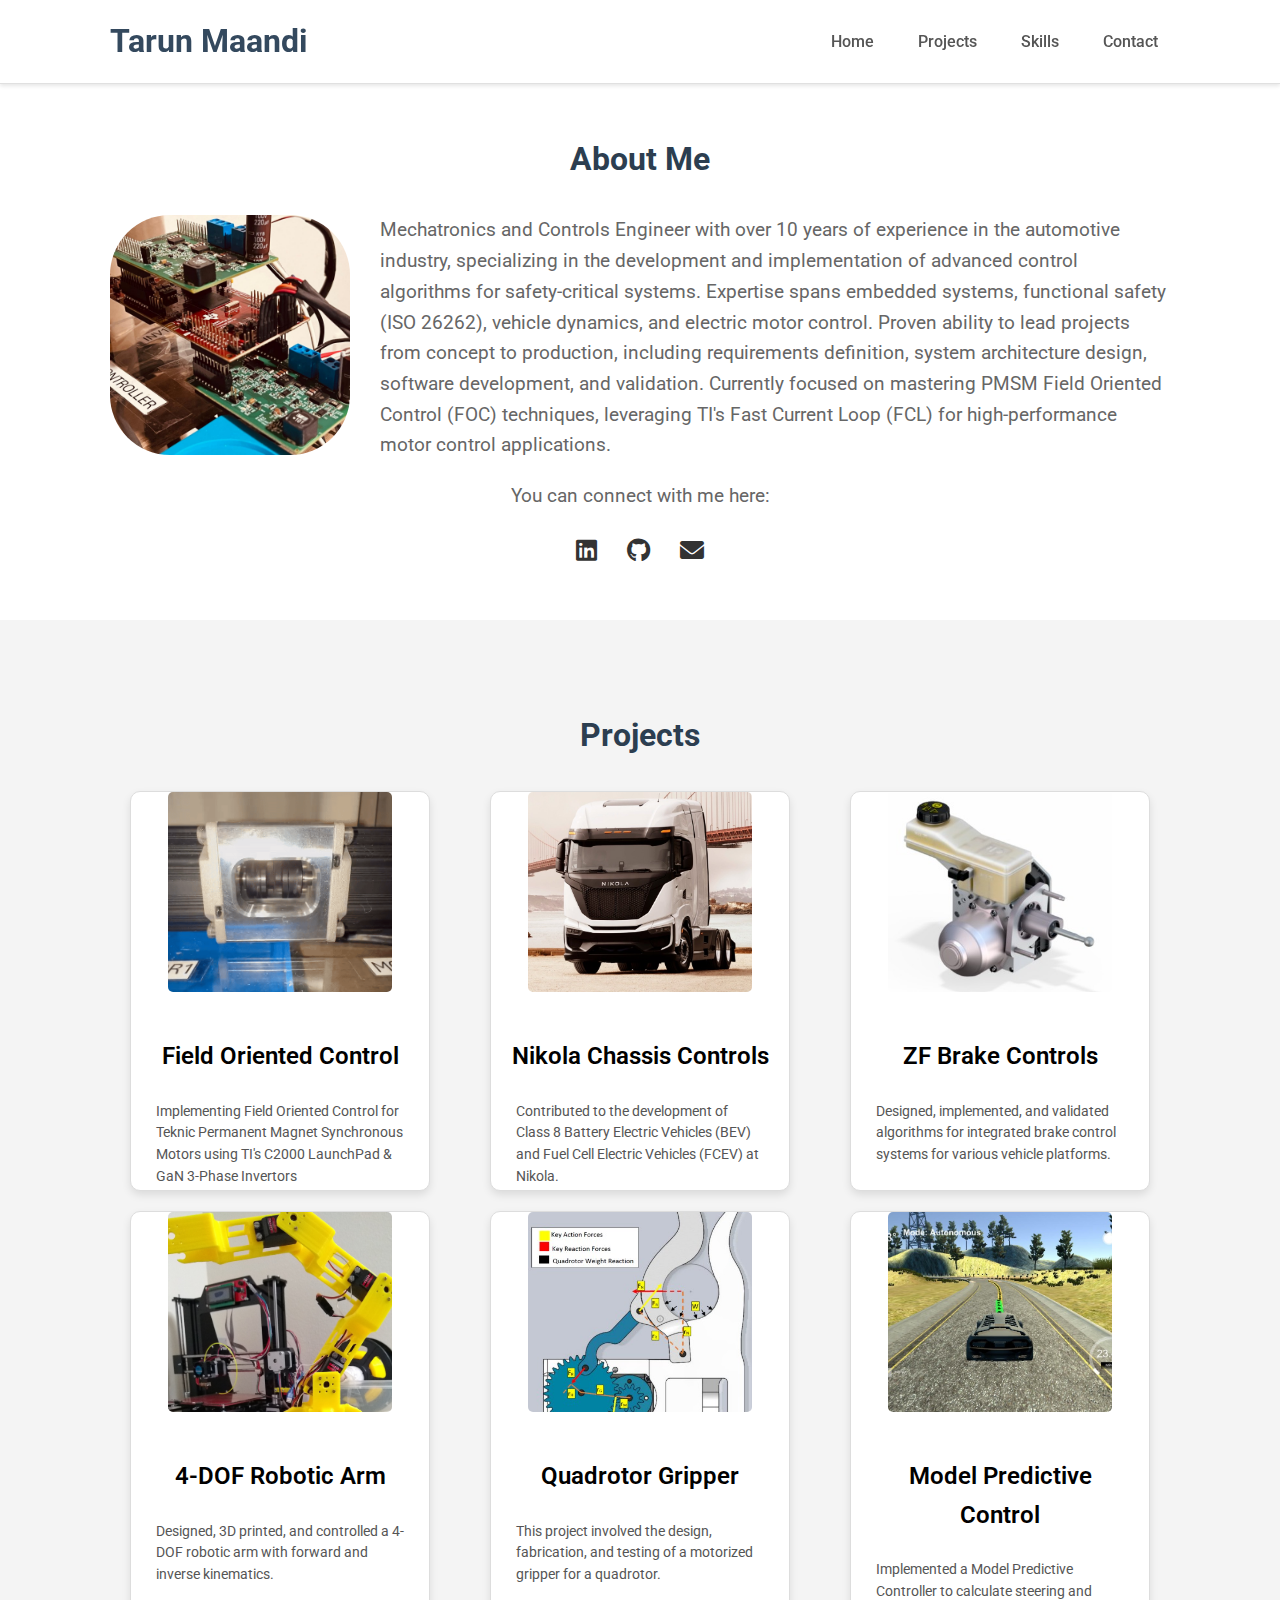
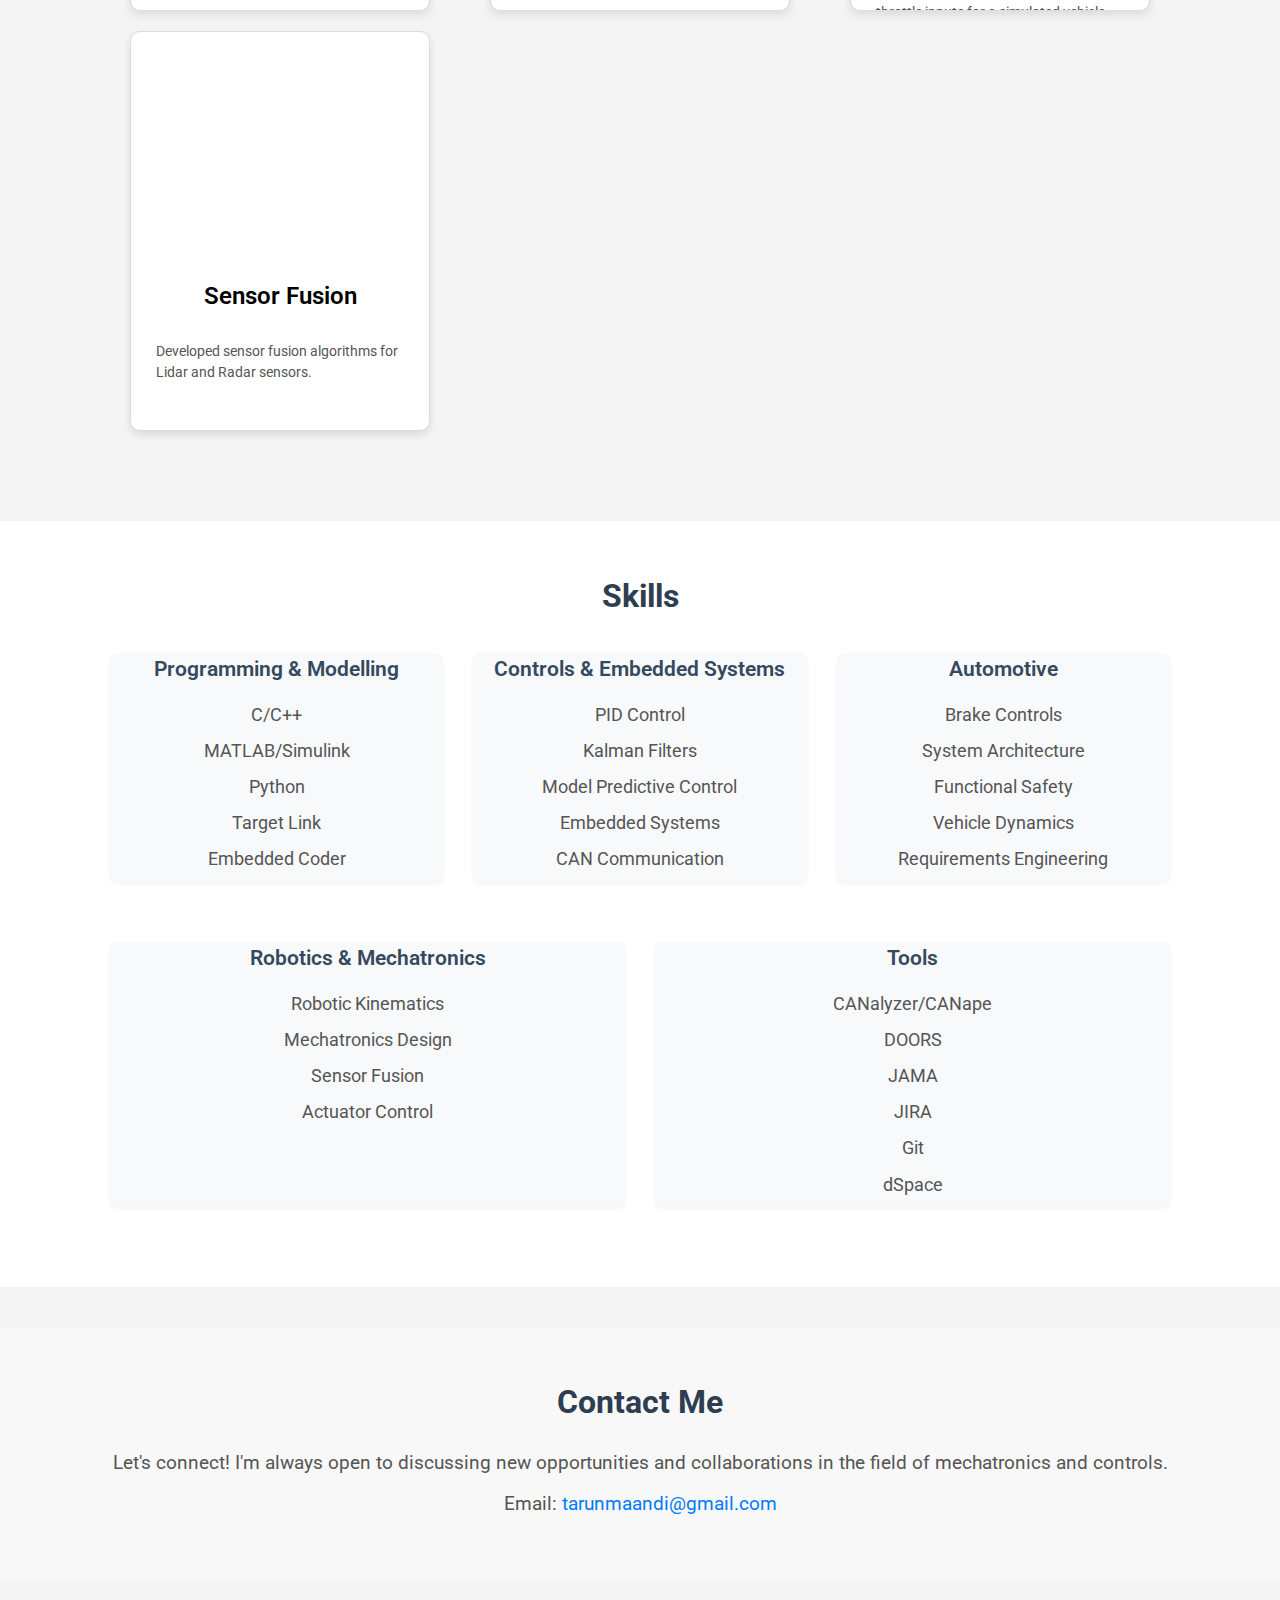
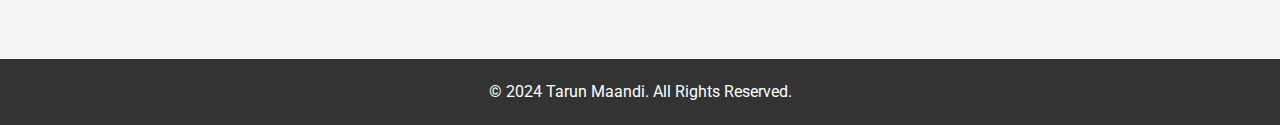
<file: index.html>
<!DOCTYPE html>
<html lang="en">
<head>
      <!-- Google tag (gtag.js) -->
    <script async src="https://www.googletagmanager.com/gtag/js?id=G-250S3YSPQ2"></script>
    <script>
      window.dataLayer = window.dataLayer || [];
      function gtag(){dataLayer.push(arguments);}
      gtag('js', new Date());

      gtag('config', 'G-250S3YSPQ2');
    </script>
    <meta charset="UTF-8">
    <meta name="viewport" content="width=device-width, initial-scale=1.0">
    <title>Tarun Maandi - Portfolio</title>
    <link rel="stylesheet" href="style.css">
    <link rel="stylesheet" href="https://cdnjs.cloudflare.com/ajax/libs/font-awesome/6.0.0/css/all.min.css" integrity="sha512-9usAa10IRO0HhonpyAIVpjrylPvoDwiPUiKdWk5t3PyolY1cOd4DSE0Ga+ri4AuTroPR5aQvXU9xC6qOPnzFeg==" crossorigin="anonymous" referrerpolicy="no-referrer" />
    <link href="https://fonts.googleapis.com/css2?family=Roboto:wght@400;500;700&display=swap" rel="stylesheet">
</head>
<body>
    <header>
        <div class="container">
          <h1>Tarun Maandi</h1>
            <nav>
                <ul>
                    <li><a href="index.html">Home</a></li>
                    <li>
                       <a href="#">Projects</a>
                       <ul class="dropdown">
                         <li><a href="pmsm-foc.html">PMSM Field Oriented Control</a></li>
                         <li><a href="nikola-project.html">Nikola Chassis Controls</a></li>
                         <li><a href="zf-brake-controls.html">ZF Brake Controls</a></li>
                         <li><a href="robotic-arm.html">4-DOF Robotic Arm</a></li>
                         <li><a href="quadrotor-gripper.html">Quadrotor Gripper Design</a></li>
                         <li><a href="mpc-project.html">Model Predictive Control</a></li>
                         <li><a href="sensor-fusion.html">Sensor Fusion</a></li>
                       </ul>
                   </li>
                    <li><a href="#skills">Skills</a></li>
                    <li><a href="#contact">Contact</a></li>
                </ul>
            </nav>
        </div>
    </header>

    <section id="about" class="about">
      <div class="container">
          <h2>About Me</h2>
          <img src="setupFOC2.jpg" alt="TI Launchpad with 3PHGANINV" class="profile-pic">
          <p style="text-align: left;">Mechatronics and Controls Engineer with over 10 years of experience in the automotive industry, specializing in the development and implementation of advanced control algorithms for safety-critical systems. Expertise spans embedded systems, functional safety (ISO 26262), vehicle dynamics, and electric motor control. Proven ability to lead projects from concept to production, including requirements definition, system architecture design, software development, and validation. Currently focused on mastering PMSM Field Oriented Control (FOC) techniques, leveraging TI's Fast Current Loop (FCL) for high-performance motor control applications.</p>
          <p>You can connect with me here:</p>
          <div class="social-icons">
              <a href="https://linkedin.com/in/tmaandi" target="_blank"><i class="fab fa-linkedin"></i></a>
              <a href="https://github.com/tmaandi" target="_blank"><i class="fab fa-github"></i></a>
              <a href="mailto:tarunmaandi@gmail.com"><i class="fa fa-envelope"></i></a>
          </div>
           </div>
  </section>

    <section id="projects" class="projects">
        <div class="container">
            <h2>Projects</h2>
            <div class="project-list">

                <!-- Project 1 -->
                <div class="project-card">
                    <a href="pmsm-foc.html">
                         <div class="image-container">
                          <img src="build_level4_dual_motor.gif" alt="PMSM Motor Control Setup 2">
                          </div>
                        <h3>Field Oriented Control</h3>
                         <div class="description-container">
                            <p>Implementing Field Oriented Control for Teknic Permanent Magnet Synchronous Motors using TI's C2000 LaunchPad & GaN 3-Phase Invertors</p>
                          </div>
                    </a>
                </div>

                 <!-- Project 2 -->
                 <div class="project-card">
                    <a href="nikola-project.html">
                        <div class="image-container">
                            <img src="nikolaproject.jpg" alt="Nikola Class 8 Truck - Chassis Controls Project">
                        </div>
                        <h3>Nikola Chassis Controls</h3>
                        <div class="description-container">
                          <p>Contributed to the development of Class 8 Battery Electric Vehicles (BEV) and Fuel Cell Electric Vehicles (FCEV) at Nikola.</p>
                         </div>
                    </a>
                </div>

                <!-- Project 3 -->
                <div class="project-card">
                    <a href="zf-brake-controls.html">
                         <div class="image-container">
                           <img src="brakecontrolsproject.jpg" alt="ZF IBC Brake Control Project">
                        </div>
                        <h3>ZF Brake Controls</h3>
                        <div class="description-container">
                        <p>Designed, implemented, and validated algorithms for integrated brake control systems for various vehicle platforms.</p>
                         </div>
                    </a>
                </div>

                <!-- Project 4 -->
                <div class="project-card">
                    <a href="robotic-arm.html">
                         <div class="image-container">
                           <img src="roboticsproject.jpg" alt="4-DOF Robotic Arm - Kinematics and Control">
                        </div>
                        <h3>4-DOF Robotic Arm</h3>
                         <div class="description-container">
                          <p>Designed, 3D printed, and controlled a 4-DOF robotic arm with forward and inverse kinematics.</p>
                         </div>
                    </a>
                </div>

                <!-- Project 5 -->
                <div class="project-card">
                    <a href="quadrotor-gripper.html">
                          <div class="image-container">
                            <img src="quadrotorgripperproject2.jpg" alt="Quadrotor Gripper 2">
                           </div>
                        <h3>Quadrotor Gripper</h3>
                        <div class="description-container">
                            <p>This project involved the design, fabrication, and testing of a motorized gripper for a quadrotor.</p>
                         </div>
                    </a>
                </div>

                <!-- Project 6 -->
                <div class="project-card">
                    <a href="mpc-project.html">
                         <div class="image-container">
                           <img src="mpcproject.jpg" alt="Model Predictive Control Placeholder">
                          </div>
                        <h3>Model Predictive Control</h3>
                         <div class="description-container">
                         <p>Implemented a Model Predictive Controller to calculate steering and throttle inputs for a simulated vehicle.</p>
                         </div>
                    </a>
                </div>

                <!-- Project 7 -->
                <div class="project-card">
                    <a href="sensor-fusion.html">
                        <div class="image-container">
                           </div>
                        <h3>Sensor Fusion</h3>
                         <div class="description-container">
                            <p>Developed sensor fusion algorithms for Lidar and Radar sensors.</p>
                          </div>
                    </a>
                </div>
            </div>
        </div>
    </section>

    <section id="skills" class="skills">
        <div class="container">
            <h2>Skills</h2>
            <div class="skill-list">
                <div class="skill-category">
                  <h3>Programming & Modelling</h3>
                     <ul>
                       <li>C/C++</li>
                       <li>MATLAB/Simulink</li>
                       <li>Python</li>
                       <li>Target Link</li>
                       <li>Embedded Coder</li>
                    </ul>
                 </div>
                 <div class="skill-category">
                   <h3>Controls & Embedded Systems</h3>
                      <ul>
                        <li>PID Control</li>
                        <li>Kalman Filters</li>
                        <li>Model Predictive Control</li>
                        <li>Embedded Systems</li>
                        <li>CAN Communication</li>
                       </ul>
                 </div>
                 <div class="skill-category">
                   <h3>Automotive</h3>
                       <ul>
                         <li>Brake Controls</li>
                         <li>System Architecture</li>
                         <li>Functional Safety</li>
                         <li>Vehicle Dynamics</li>
                         <li>Requirements Engineering</li>
                      </ul>
                 </div>
                 <div class="skill-category">
                   <h3>Robotics & Mechatronics</h3>
                      <ul>
                        <li>Robotic Kinematics</li>
                        <li>Mechatronics Design</li>
                        <li>Sensor Fusion</li>
                        <li>Actuator Control</li>
                       </ul>
                  </div>
                 <div class="skill-category">
                   <h3>Tools</h3>
                       <ul>
                         <li>CANalyzer/CANape</li>
                         <li>DOORS</li>
                         <li> JAMA </li>
                         <li>JIRA</li>
                         <li>Git</li>
                         <li>dSpace</li>
                      </ul>
                </div>
               </div>
        </div>
    </section>

    <section id="contact" class="contact">
        <div class="container">
            <h2>Contact Me</h2>
           <p>Let's connect! I'm always open to discussing new opportunities and collaborations in the field of mechatronics and controls.</p>
            <p>Email: <a href="mailto:tarunmaandi@gmail.com">tarunmaandi@gmail.com</a></p>
        </div>
    </section>

    <footer>
      <p>© 2024 Tarun Maandi. All Rights Reserved.</p>
    </footer>

</body>
</html>
</file>
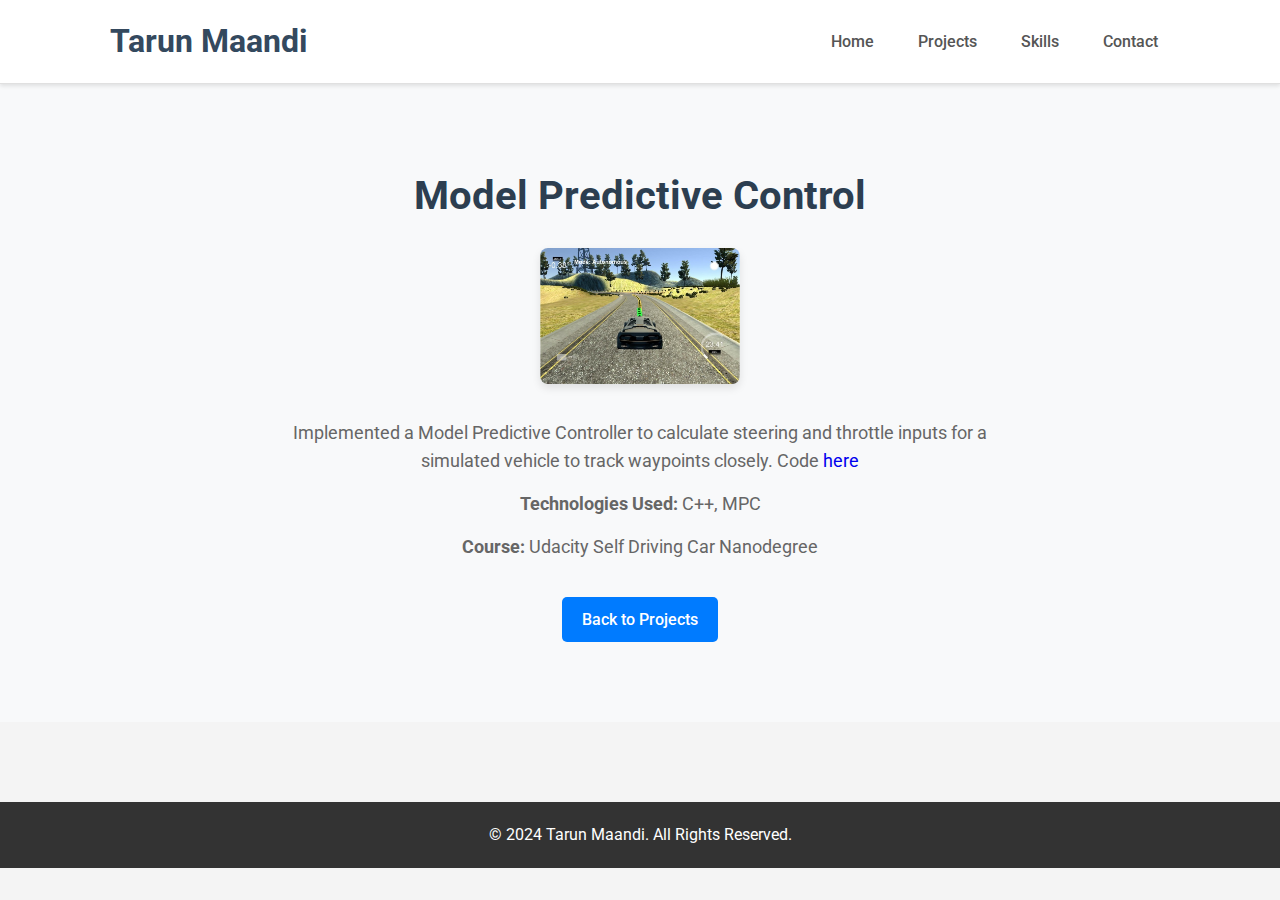
<file: mpc-project.html>
<!DOCTYPE html>
<html lang="en">
<head>
    <!-- Google tag (gtag.js) -->
    <script async src="https://www.googletagmanager.com/gtag/js?id=G-250S3YSPQ2"></script>
    <script>
      window.dataLayer = window.dataLayer || [];
      function gtag(){dataLayer.push(arguments);}
      gtag('js', new Date());

      gtag('config', 'G-250S3YSPQ2');
    </script>
    <meta charset="UTF-8">
    <meta name="viewport" content="width=device-width, initial-scale=1.0">
    <title>Model Predictive Control - Tarun Maandi</title>
    <link rel="stylesheet" href="style.css">
     <link rel="stylesheet" href="https://cdnjs.cloudflare.com/ajax/libs/font-awesome/6.0.0/css/all.min.css" integrity="sha512-9usAa10IRO0HhonpyAIVpjrylPvoDwiPUiKdWk5t3PyolY1cOd4DSE0Ga+ri4AuTroPR5aQvXU9xC6qOPnzFeg==" crossorigin="anonymous" referrerpolicy="no-referrer" />
    <link href="https://fonts.googleapis.com/css2?family=Roboto:wght@400;500;700&display=swap" rel="stylesheet">
</head>
<body>
    <header>
        <div class="container">
          <h1>Tarun Maandi</h1>
            <nav>
                <ul>
                  <li><a href="index.html">Home</a></li>
                    <li>
                       <a href="#">Projects</a>
                       <ul class="dropdown">
                        <li><a href="pmsm-foc.html">PMSM Field Oriented Control</a></li>
                         <li><a href="nikola-project.html">Nikola Chassis Controls</a></li>
                         <li><a href="zf-brake-controls.html">ZF Brake Controls</a></li>
                         <li><a href="robotic-arm.html">4-DOF Robotic Arm</a></li>
                         <li><a href="quadrotor-gripper.html">Quadrotor Gripper Design</a></li>
                         <li><a href="mpc-project.html">Model Predictive Control</a></li>
                         <li><a href="sensor-fusion.html">Sensor Fusion</a></li>
                       </ul>
                   </li>
                    <li><a href="index.html#skills">Skills</a></li>
                    <li><a href="index.html#contact">Contact</a></li>
                </ul>
            </nav>
        </div>
    </header>

    <section class="project-detail">
        <div class="container">
            <h2>Model Predictive Control</h2>
              <div style="display:flex; justify-content:center; gap:20px; margin-bottom:20px;">
                <img src="mpcproject.jpg" alt="Model Predictive Control Placeholder" style="max-width: 200px; display: block;">
              </div>
             <p>Implemented a Model Predictive Controller to calculate steering and throttle inputs for a simulated vehicle to track waypoints closely. Code <a href="https://github.com/tmaandi/Model_Predictive_Control_Project">here</a></p>
             <p> <b>Technologies Used:</b> C++, MPC</p>
             <p><b>Course:</b> Udacity Self Driving Car Nanodegree</p>
            <a href="index.html#projects" class="button" style="margin-top: 20px; display: inline-block;">Back to Projects</a>
        </div>
    </section>

    <footer>
      <p>© 2024 Tarun Maandi. All Rights Reserved.</p>
    </footer>

</body>
</html>
</file>
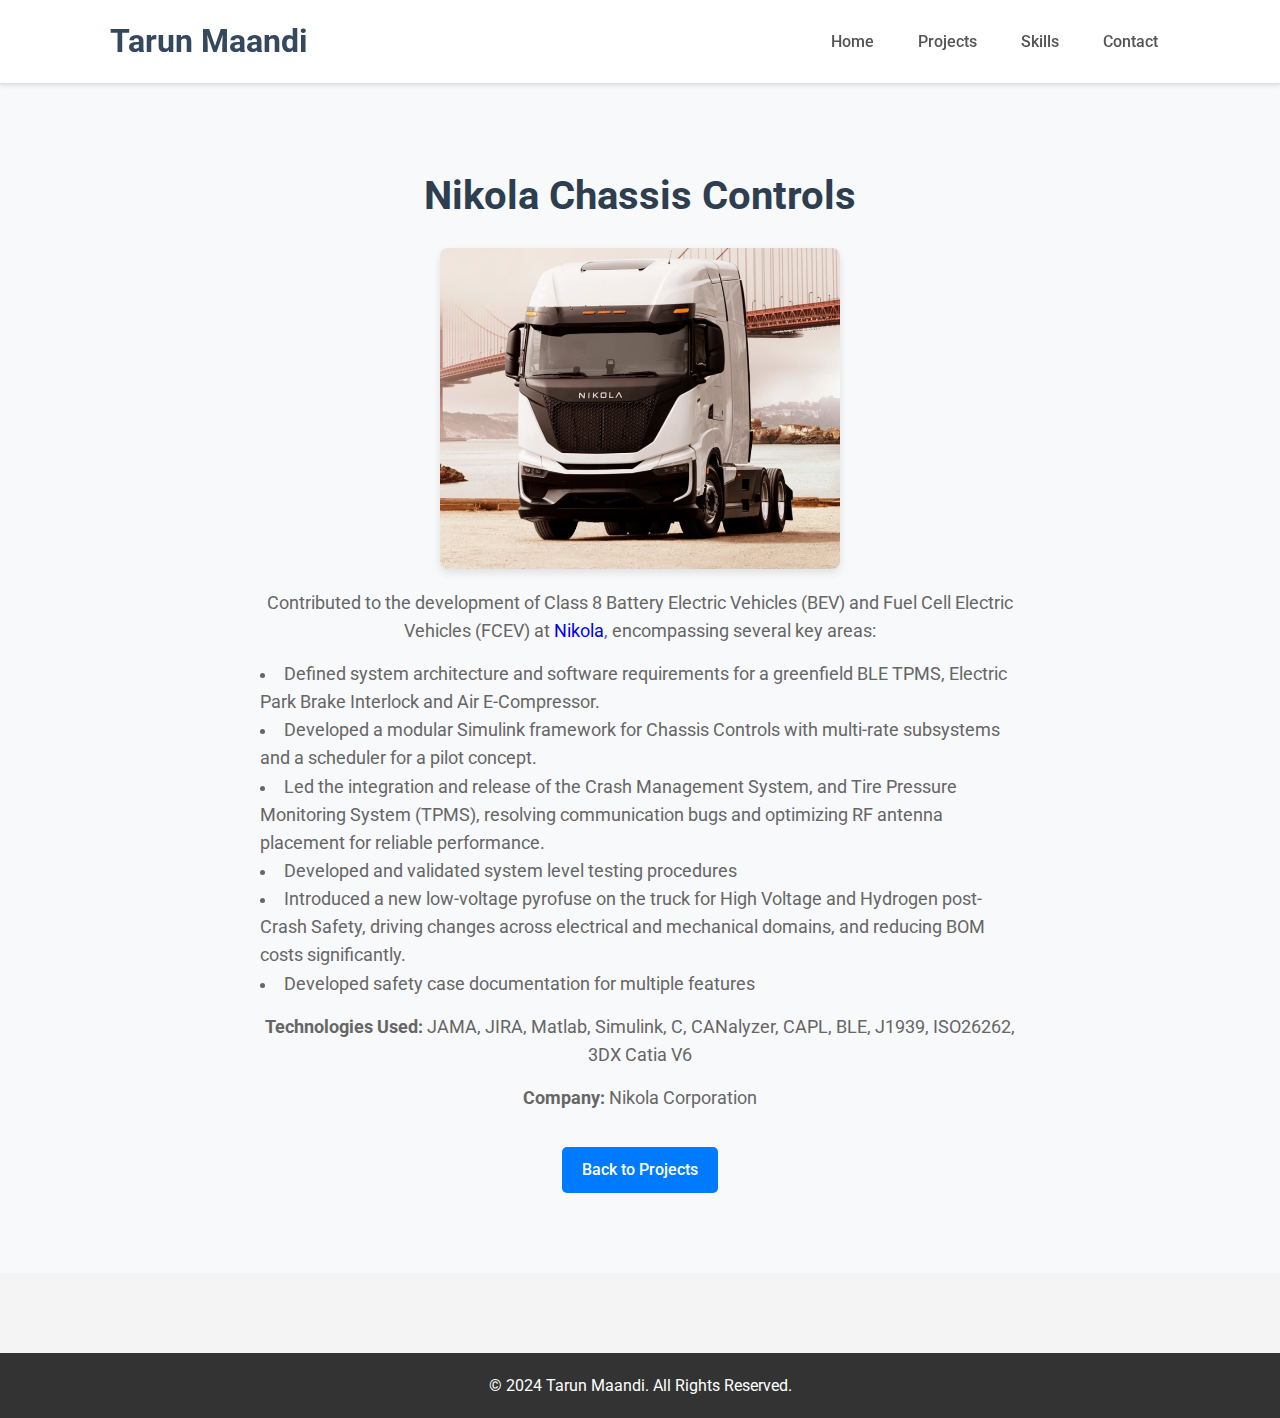
<file: nikola-project.html>
<!DOCTYPE html>
<html lang="en">
<head>
    <!-- Google tag (gtag.js) -->
    <script async src="https://www.googletagmanager.com/gtag/js?id=G-250S3YSPQ2"></script>
    <script>
    window.dataLayer = window.dataLayer || [];
    function gtag(){dataLayer.push(arguments);}
    gtag('js', new Date());

    gtag('config', 'G-250S3YSPQ2');
    </script>
    <meta charset="UTF-8">
    <meta name="viewport" content="width=device-width, initial-scale=1.0">
    <title>Nikola Chassis Controls - Tarun Maandi</title>
    <link rel="stylesheet" href="style.css">
    <link rel="stylesheet" href="https://cdnjs.cloudflare.com/ajax/libs/font-awesome/6.0.0/css/all.min.css" integrity="sha512-9usAa10IRO0HhonpyAIVpjrylPvoDwiPUiKdWk5t3PyolY1cOd4DSE0Ga+ri4AuTroPR5aQvXU9xC6qOPnzFeg==" crossorigin="anonymous" referrerpolicy="no-referrer" />
    <link href="https://fonts.googleapis.com/css2?family=Roboto:wght@400;500;700&display=swap" rel="stylesheet">
</head>
<body>
    <header>
        <div class="container">
          <h1>Tarun Maandi</h1>
            <nav>
                <ul>
                  <li><a href="index.html">Home</a></li>
                    <li>
                       <a href="#">Projects</a>
                       <ul class="dropdown">
                         <li><a href="pmsm-foc.html">PMSM Field Oriented Control</a></li>
                         <li><a href="nikola-project.html">Nikola Chassis Controls</a></li>
                         <li><a href="zf-brake-controls.html">ZF Brake Controls</a></li>
                         <li><a href="robotic-arm.html">4-DOF Robotic Arm</a></li>
                         <li><a href="quadrotor-gripper.html">Quadrotor Gripper Design</a></li>
                         <li><a href="mpc-project.html">Model Predictive Control</a></li>
                         <li><a href="sensor-fusion.html">Sensor Fusion</a></li>
                       </ul>
                   </li>
                    <li><a href="index.html#skills">Skills</a></li>
                    <li><a href="index.html#contact">Contact</a></li>
                </ul>
            </nav>
        </div>
    </header>

    <section class="project-detail">
        <div class="container">
            <h2>Nikola Chassis Controls</h2>
            <img src="nikolaproject.jpg" alt="Nikola Systems Engineering Project Placeholder" style="max-width: 400px; display: block; margin: 20px auto;">
            <p>
                 Contributed to the development of Class 8 Battery Electric Vehicles (BEV) and Fuel Cell Electric Vehicles (FCEV) at <a href="https://www.nikolamotor.com/">Nikola</a>, encompassing several key areas:
                 <ul>
                     <li>Defined system architecture and software requirements for a greenfield BLE TPMS, Electric Park Brake Interlock and Air E-Compressor.</li>
                     <li>Developed a modular Simulink framework for Chassis Controls with multi-rate subsystems and a scheduler for a pilot concept.</li>
                     <li>Led the integration and release of the Crash Management System, and Tire Pressure Monitoring System (TPMS), resolving communication bugs and optimizing RF antenna placement for reliable performance.</li>
                     <li>Developed and validated system level testing procedures</li>
                     <li>Introduced a new low-voltage pyrofuse on the truck for High Voltage and Hydrogen post-Crash Safety, driving changes across electrical and mechanical domains, and reducing BOM costs significantly.</li>
                     <li>Developed safety case documentation for multiple features</li>
                 </ul>
             </p>
             <p>
              <b>Technologies Used:</b>  JAMA, JIRA, Matlab, Simulink, C, CANalyzer, CAPL, BLE, J1939, ISO26262, 3DX Catia V6
            </p>
            <p><b>Company:</b> Nikola Corporation</p>
             <a href="index.html#projects" class="button" style="margin-top: 20px; display: inline-block;">Back to Projects</a>

        </div>
    </section>

   <footer>
      <p>© 2024 Tarun Maandi. All Rights Reserved.</p>
    </footer>

</body>
</html>
</file>
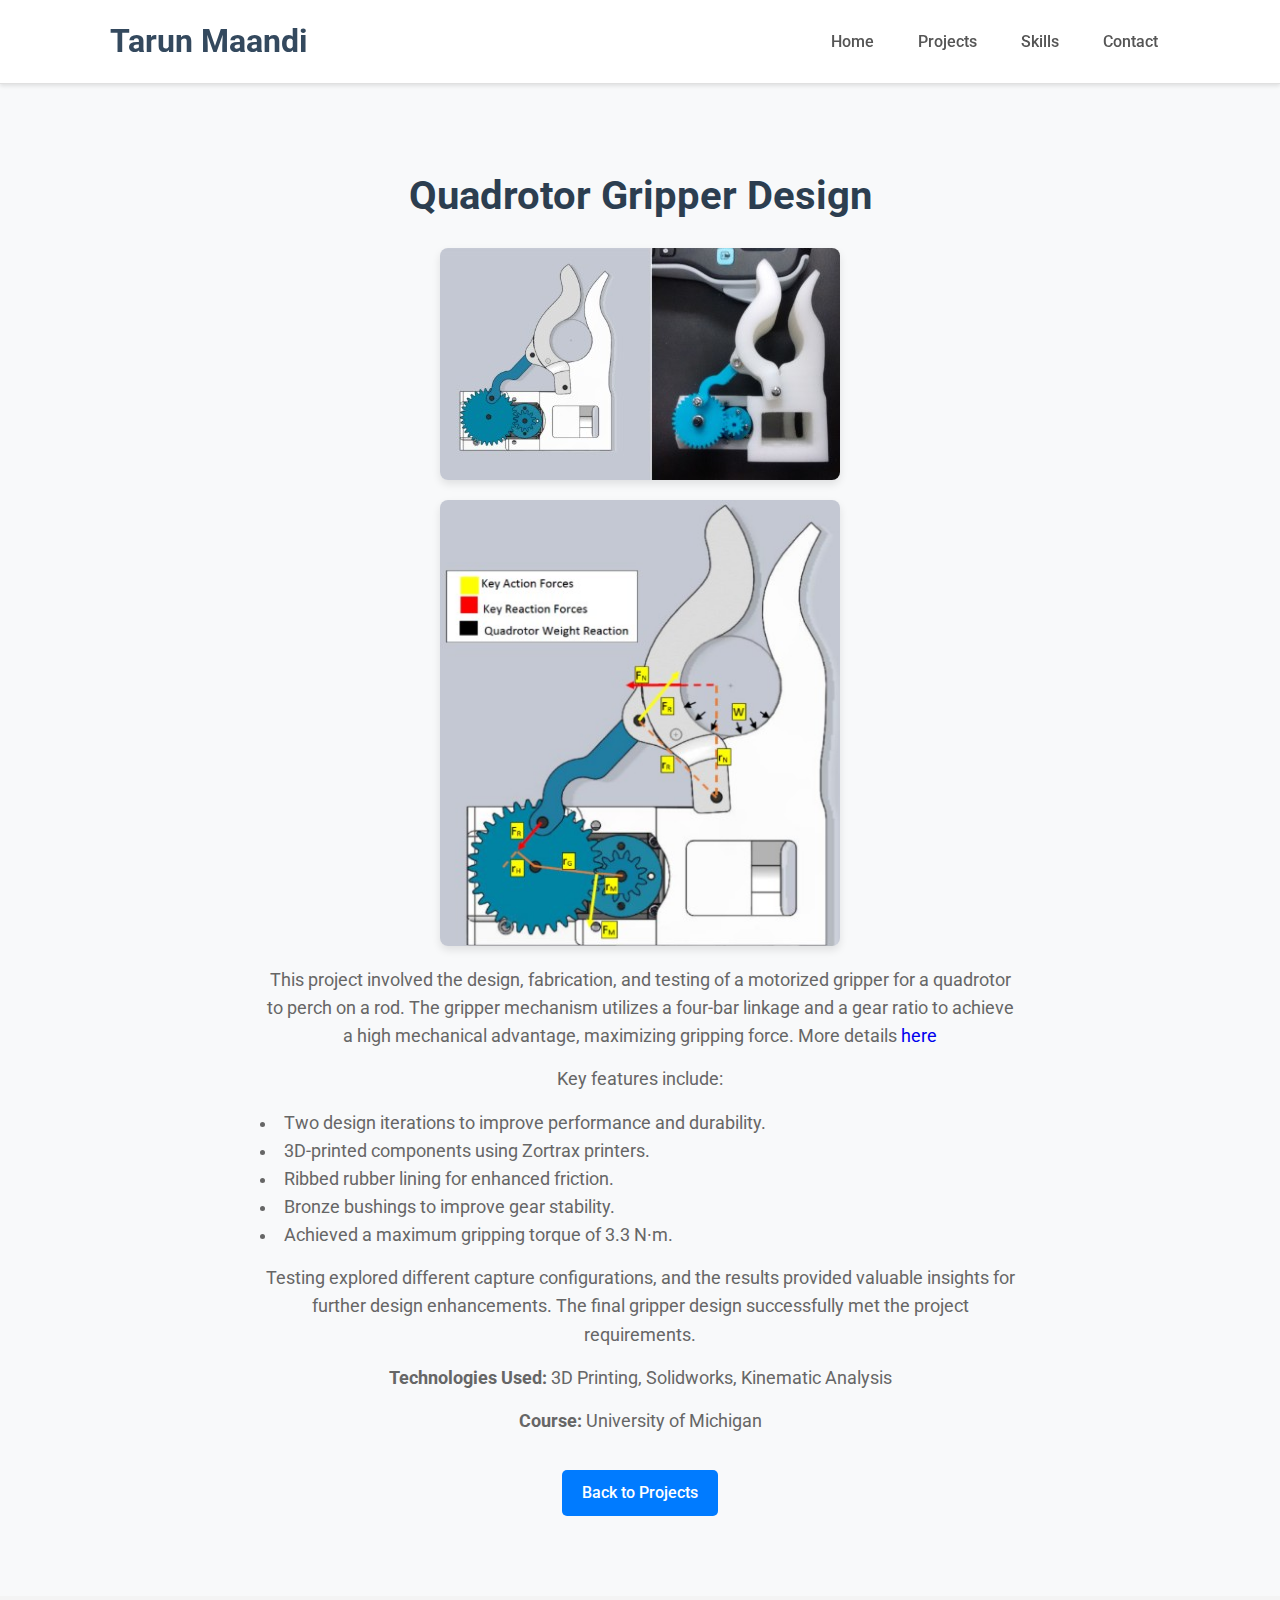
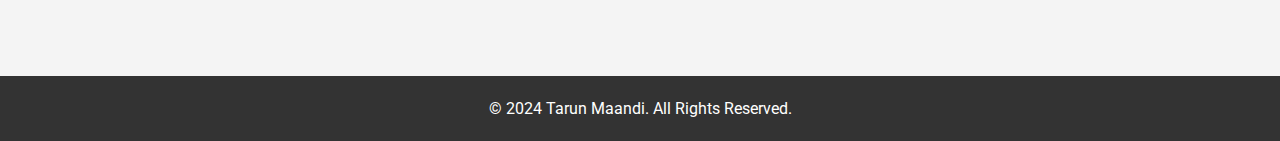
<file: quadrotor-gripper.html>
<!DOCTYPE html>
<html lang="en">
<head>
    <!-- Google tag (gtag.js) -->
    <script async src="https://www.googletagmanager.com/gtag/js?id=G-250S3YSPQ2"></script>
    <script>
    window.dataLayer = window.dataLayer || [];
    function gtag(){dataLayer.push(arguments);}
    gtag('js', new Date());

    gtag('config', 'G-250S3YSPQ2');
    </script>
    <meta charset="UTF-8">
    <meta name="viewport" content="width=device-width, initial-scale=1.0">
    <title>Quadrotor Gripper Design - Tarun Maandi</title>
    <link rel="stylesheet" href="style.css">
    <link rel="stylesheet" href="https://cdnjs.cloudflare.com/ajax/libs/font-awesome/6.0.0/css/all.min.css" integrity="sha512-9usAa10IRO0HhonpyAIVpjrylPvoDwiPUiKdWk5t3PyolY1cOd4DSE0Ga+ri4AuTroPR5aQvXU9xC6qOPnzFeg==" crossorigin="anonymous" referrerpolicy="no-referrer" />
    <link href="https://fonts.googleapis.com/css2?family=Roboto:wght@400;500;700&display=swap" rel="stylesheet">
</head>
<body>
    <header>
        <div class="container">
          <h1>Tarun Maandi</h1>
            <nav>
                <ul>
                  <li><a href="index.html">Home</a></li>
                   <li>
                       <a href="#">Projects</a>
                       <ul class="dropdown">
                         <li><a href="pmsm-foc.html">PMSM Field Oriented Control</a></li>
                         <li><a href="nikola-project.html">Nikola Chassis Controls</a></li>
                         <li><a href="zf-brake-controls.html">ZF Brake Controls</a></li>
                         <li><a href="robotic-arm.html">4-DOF Robotic Arm</a></li>
                         <li><a href="quadrotor-gripper.html">Quadrotor Gripper Design</a></li>
                         <li><a href="mpc-project.html">Model Predictive Control</a></li>
                         <li><a href="sensor-fusion.html">Sensor Fusion</a></li>
                       </ul>
                   </li>
                    <li><a href="index.html#skills">Skills</a></li>
                    <li><a href="index.html#contact">Contact</a></li>
                </ul>
            </nav>
        </div>
    </header>

    <section class="project-detail">
        <div class="container">
            <h2>Quadrotor Gripper Design</h2>
            <img src="quadrotorgripperproject.jpg" alt="Quadrotor Gripper " style="max-width: 400px; display: block; margin: 20px auto;">
            <img src="quadrotorgripperproject2.jpg" alt="Quadrotor Gripper 2" style="max-width: 400px; display: block; margin: 20px auto;">
             <p>
                 This project involved the design, fabrication, and testing of a motorized gripper for a quadrotor to perch on a rod. The gripper mechanism utilizes a four-bar linkage and a gear ratio to achieve a high mechanical advantage, maximizing gripping force.
                 More details <a href="https://drive.google.com/file/d/1SUWn8X5k67MpAqV1054-Lu_i05kMC1bV/view">here</a>
             </p>
             <p>
                 Key features include:
                <ul>
                    <li>Two design iterations to improve performance and durability.</li>
                    <li>3D-printed components using Zortrax printers.</li>
                    <li>Ribbed rubber lining for enhanced friction.</li>
                    <li>Bronze bushings to improve gear stability.</li>
                    <li>Achieved a maximum gripping torque of 3.3 N·m.</li>
                </ul>
            </p>
            <p>
                Testing explored different capture configurations, and the results provided valuable insights for further design enhancements. The final gripper design successfully met the project requirements.
            </p>
             <p>
               <b>Technologies Used:</b> 3D Printing, Solidworks, Kinematic Analysis
            </p>
            <p> <b>Course:</b> University of Michigan</p>
            <a href="index.html#projects" class="button" style="margin-top: 20px; display: inline-block;">Back to Projects</a>
        </div>
    </section>

    <footer>
      <p>© 2024 Tarun Maandi. All Rights Reserved.</p>
    </footer>

</body>
</html>
</file>
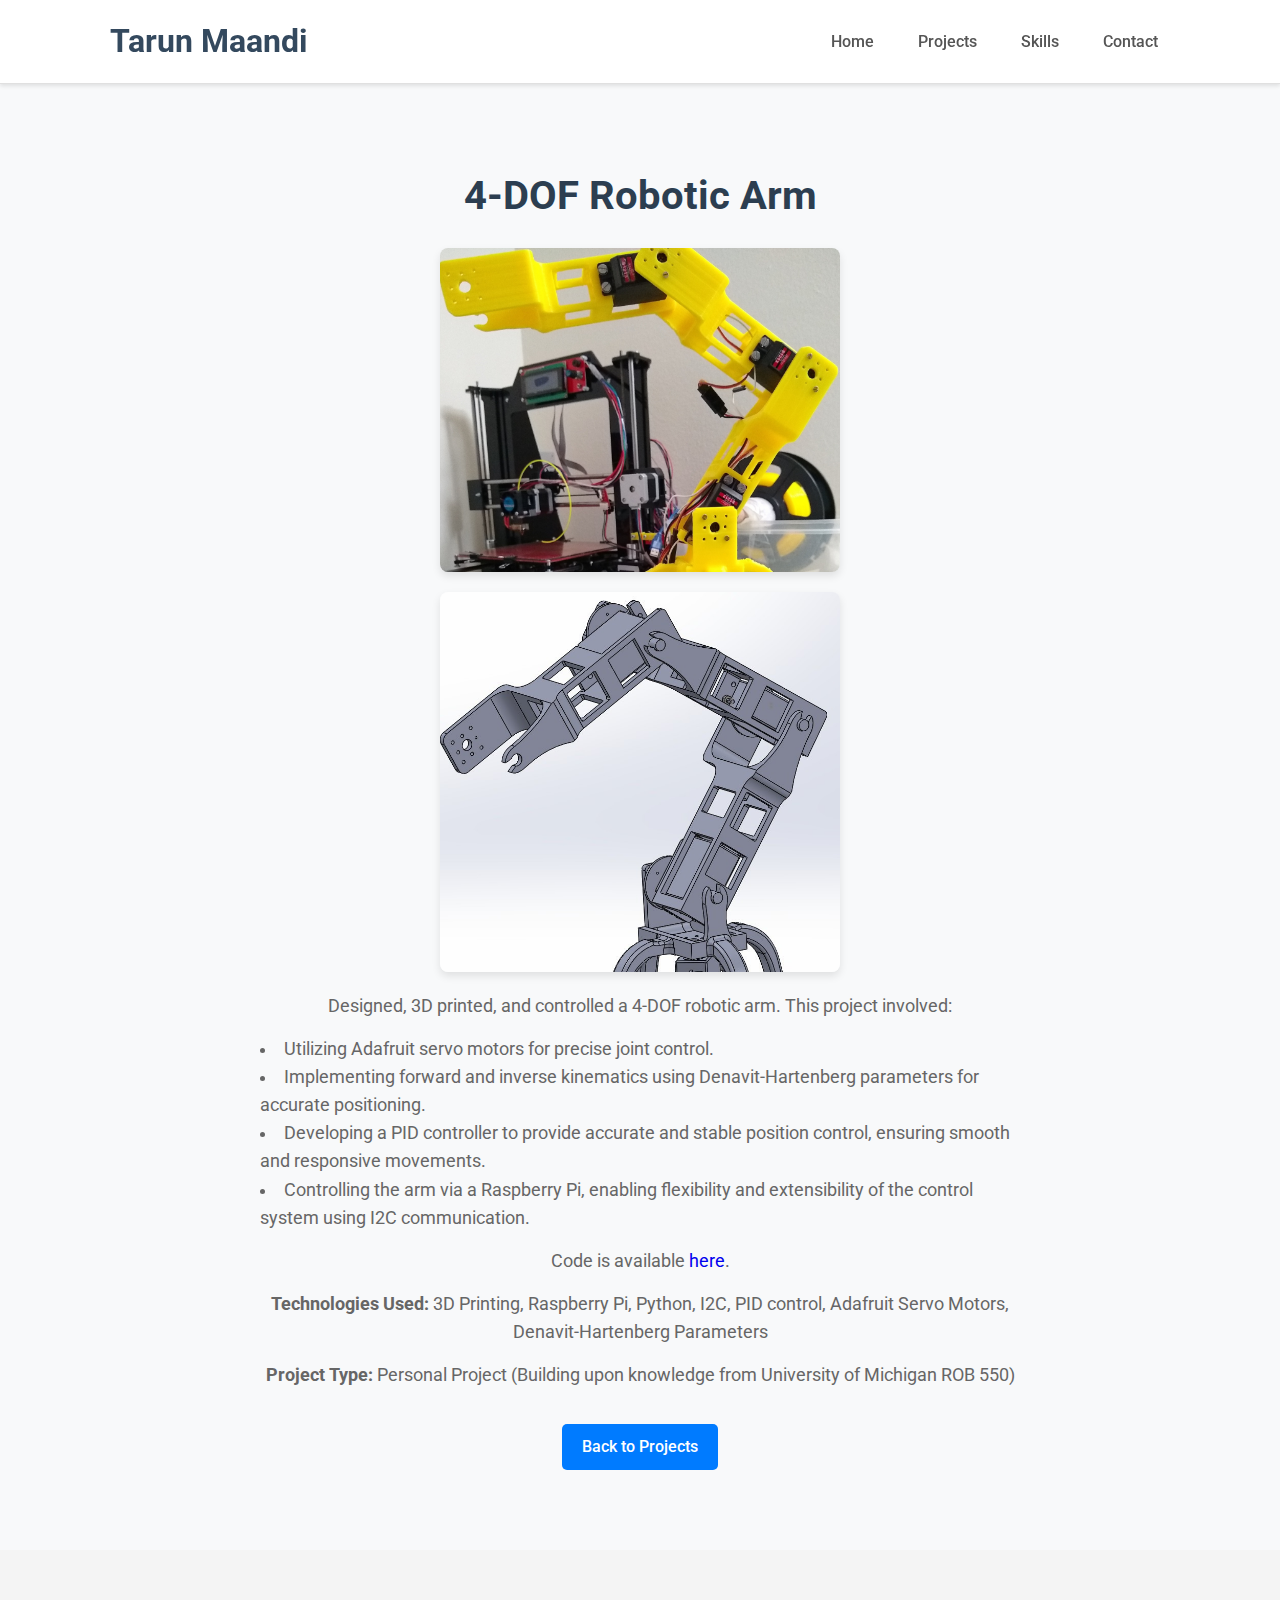
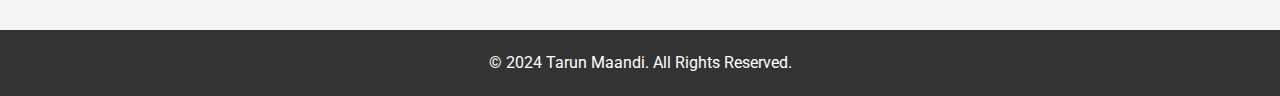
<file: robotic-arm.html>
<!DOCTYPE html>
<html lang="en">
<head>
    <!-- Google tag (gtag.js) -->
    <script async src="https://www.googletagmanager.com/gtag/js?id=G-250S3YSPQ2"></script>
    <script>
    window.dataLayer = window.dataLayer || [];
    function gtag(){dataLayer.push(arguments);}
    gtag('js', new Date());

    gtag('config', 'G-250S3YSPQ2');
    </script>
    <meta charset="UTF-8">
    <meta name="viewport" content="width=device-width, initial-scale=1.0">
    <title>4-DOF Robotic Arm - Tarun Maandi</title>
    <link rel="stylesheet" href="style.css">
     <link rel="stylesheet" href="https://cdnjs.cloudflare.com/ajax/libs/font-awesome/6.0.0/css/all.min.css" integrity="sha512-9usAa10IRO0HhonpyAIVpjrylPvoDwiPUiKdWk5t3PyolY1cOd4DSE0Ga+ri4AuTroPR5aQvXU9xC6qOPnzFeg==" crossorigin="anonymous" referrerpolicy="no-referrer" />
    <link href="https://fonts.googleapis.com/css2?family=Roboto:wght@400;500;700&display=swap" rel="stylesheet">
</head>
<body>
    <header>
        <div class="container">
          <h1>Tarun Maandi</h1>
            <nav>
                <ul>
                  <li><a href="index.html">Home</a></li>
                    <li>
                       <a href="#">Projects</a>
                       <ul class="dropdown">
                         <li><a href="pmsm-foc.html">PMSM Field Oriented Control</a></li>
                         <li><a href="nikola-project.html">Nikola Chassis Controls</a></li>
                         <li><a href="zf-brake-controls.html">ZF Brake Controls</a></li>
                         <li><a href="robotic-arm.html">4-DOF Robotic Arm</a></li>
                         <li><a href="quadrotor-gripper.html">Quadrotor Gripper Design</a></li>
                         <li><a href="mpc-project.html">Model Predictive Control</a></li>
                         <li><a href="sensor-fusion.html">Sensor Fusion</a></li>
                       </ul>
                   </li>
                    <li><a href="index.html#skills">Skills</a></li>
                    <li><a href="index.html#contact">Contact</a></li>
                </ul>
            </nav>
        </div>
    </header>

    <section class="project-detail">
        <div class="container">
            <h2>4-DOF Robotic Arm</h2>
            <img src="roboticsproject.jpg" alt="Robotics Project Placeholder" style="max-width: 400px; display: block; margin: 20px auto;">
            <img src="roboticsproject2.jpg" alt="Robotics Project Placeholder 2" style="max-width: 400px; display: block; margin: 20px auto;">
            <p>
                 Designed, 3D printed, and controlled a 4-DOF robotic arm. This project involved:
                <ul>
                    <li>Utilizing Adafruit servo motors for precise joint control.</li>
                    <li>Implementing forward and inverse kinematics using Denavit-Hartenberg parameters for accurate positioning.</li>
                    <li>Developing a PID controller to provide accurate and stable position control, ensuring smooth and responsive movements.</li>
                    <li>Controlling the arm via a Raspberry Pi, enabling flexibility and extensibility of the control system using I2C communication.</li>
                </ul>
            </p>
            <p>
                Code is available <a href="https://github.com/tmaandi/Robotic_Arm">here</a>.
             </p>
             <p><b>Technologies Used:</b> 3D Printing, Raspberry Pi, Python, I2C, PID control, Adafruit Servo Motors, Denavit-Hartenberg Parameters</p>
             <p><b>Project Type:</b> Personal Project (Building upon knowledge from University of Michigan ROB 550) </p>
             <a href="index.html#projects" class="button" style="margin-top: 20px; display: inline-block;">Back to Projects</a>
        </div>
    </section>

    <footer>
      <p>© 2024 Tarun Maandi. All Rights Reserved.</p>
    </footer>

</body>
</html>
</file>
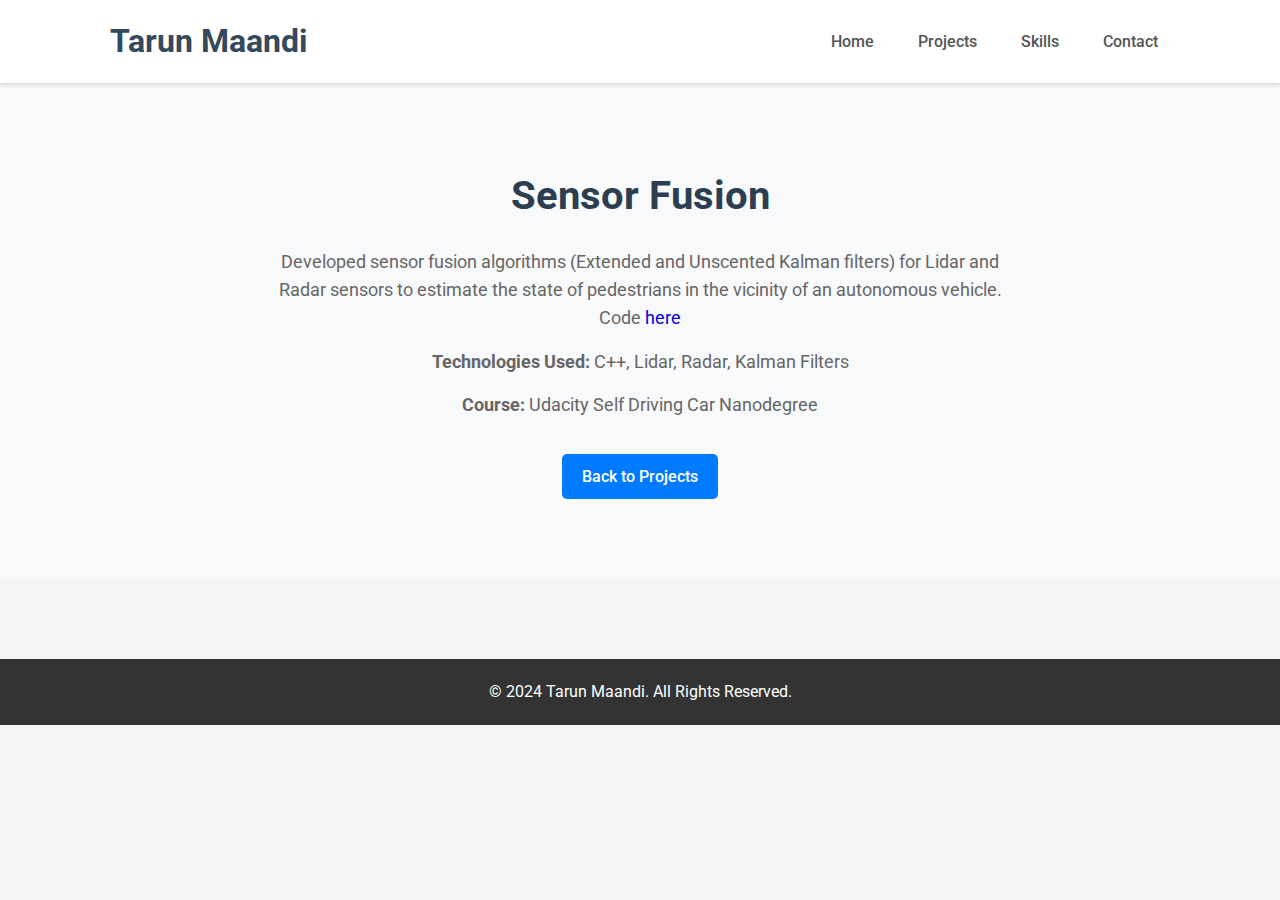
<file: sensor-fusion.html>
<!DOCTYPE html>
<html lang="en">
<head>
    <!-- Google tag (gtag.js) -->
    <script async src="https://www.googletagmanager.com/gtag/js?id=G-250S3YSPQ2"></script>
    <script>
      window.dataLayer = window.dataLayer || [];
      function gtag(){dataLayer.push(arguments);}
      gtag('js', new Date());

      gtag('config', 'G-250S3YSPQ2');
    </script>
    <meta charset="UTF-8">
    <meta name="viewport" content="width=device-width, initial-scale=1.0">
    <title>Sensor Fusion - Tarun Maandi</title>
    <link rel="stylesheet" href="style.css">
    <link rel="stylesheet" href="https://cdnjs.cloudflare.com/ajax/libs/font-awesome/6.0.0/css/all.min.css" integrity="sha512-9usAa10IRO0HhonpyAIVpjrylPvoDwiPUiKdWk5t3PyolY1cOd4DSE0Ga+ri4AuTroPR5aQvXU9xC6qOPnzFeg==" crossorigin="anonymous" referrerpolicy="no-referrer" />
    <link href="https://fonts.googleapis.com/css2?family=Roboto:wght@400;500;700&display=swap" rel="stylesheet">
</head>
<body>
    <header>
        <div class="container">
          <h1>Tarun Maandi</h1>
            <nav>
                <ul>
                  <li><a href="index.html">Home</a></li>
                    <li>
                       <a href="#">Projects</a>
                       <ul class="dropdown">
                         <li><a href="pmsm-foc.html">PMSM Field Oriented Control</a></li>
                         <li><a href="nikola-project.html">Nikola Chassis Controls</a></li>
                         <li><a href="zf-brake-controls.html">ZF Brake Controls</a></li>
                         <li><a href="robotic-arm.html">4-DOF Robotic Arm</a></li>
                         <li><a href="quadrotor-gripper.html">Quadrotor Gripper Design</a></li>
                         <li><a href="mpc-project.html">Model Predictive Control</a></li>
                         <li><a href="sensor-fusion.html">Sensor Fusion</a></li>
                       </ul>
                   </li>
                    <li><a href="index.html#skills">Skills</a></li>
                    <li><a href="index.html#contact">Contact</a></li>
                </ul>
            </nav>
        </div>
    </header>

    <section class="project-detail">
        <div class="container">
            <h2>Sensor Fusion</h2>
             <p>Developed sensor fusion algorithms (Extended and Unscented Kalman filters) for Lidar and Radar sensors to estimate the state of pedestrians in the vicinity of an autonomous vehicle. Code <a href="https://github.com/tmaandi/Unscented-Kalman-Filter">here</a></p>
             <p> <b>Technologies Used:</b> C++, Lidar, Radar, Kalman Filters</p>
             <p> <b>Course:</b> Udacity Self Driving Car Nanodegree</p>
            <a href="index.html#projects" class="button" style="margin-top: 20px; display: inline-block;">Back to Projects</a>
        </div>
    </section>

    <footer>
      <p>© 2024 Tarun Maandi. All Rights Reserved.</p>
    </footer>

</body>
</html>
</file>
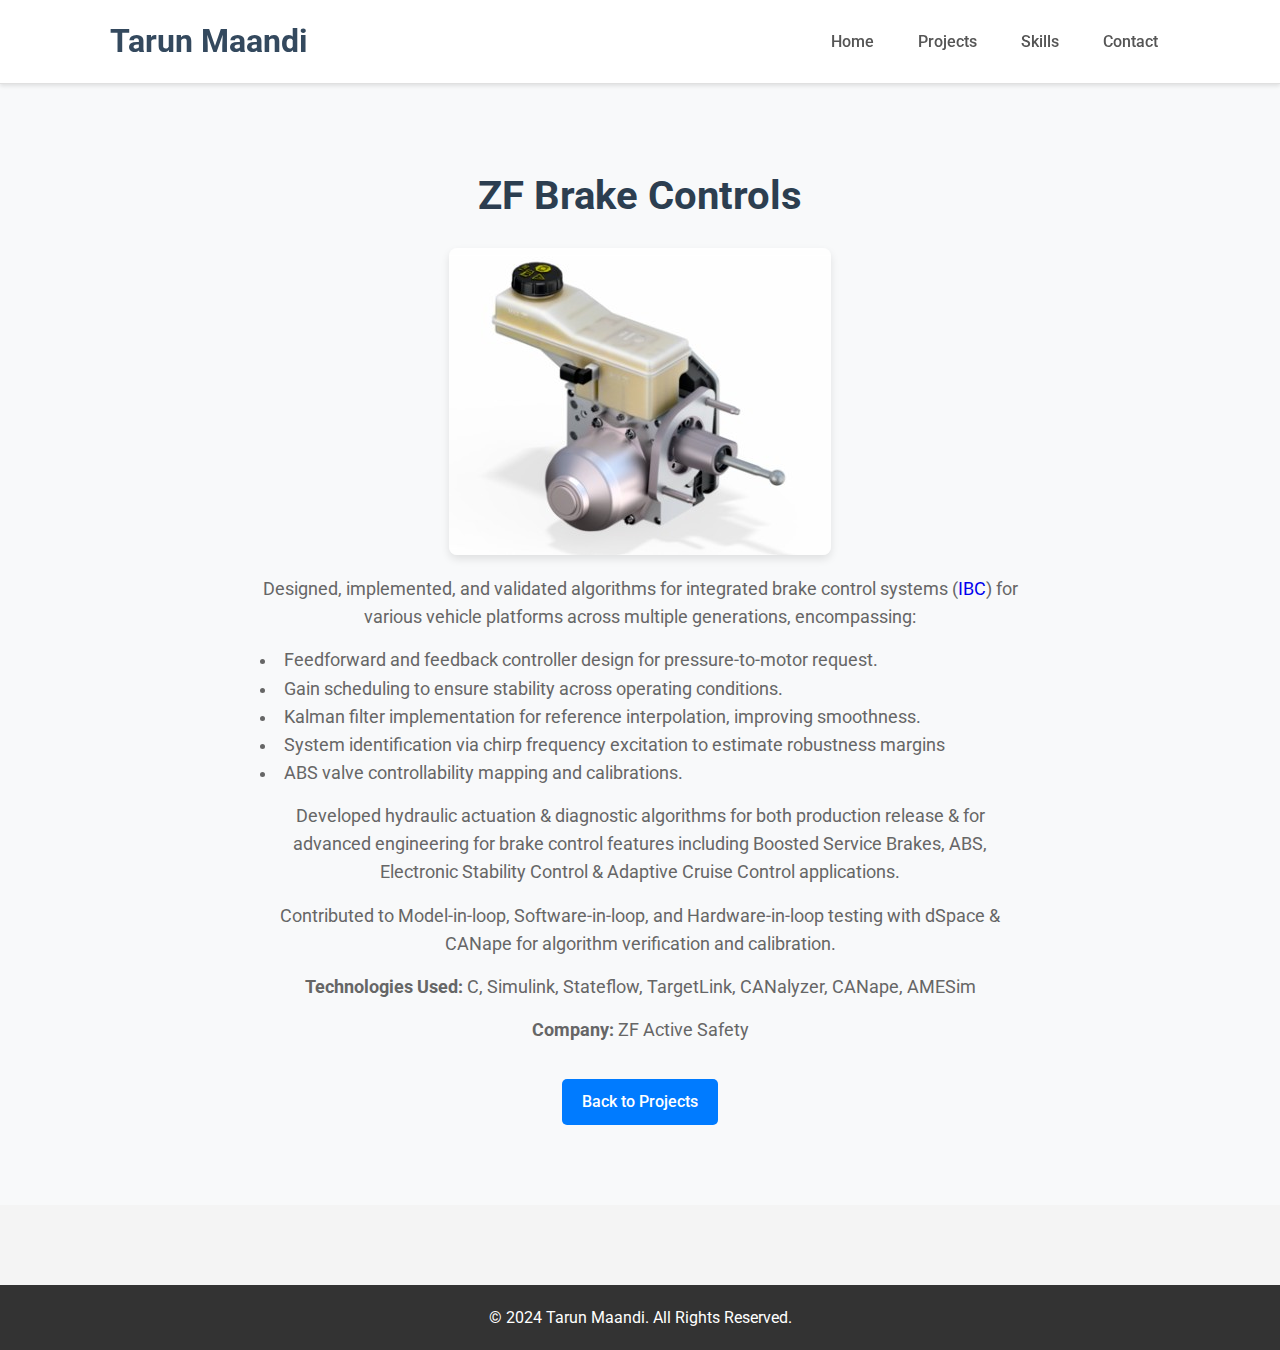
<file: zf-brake-controls.html>
<!DOCTYPE html>
<html lang="en">
<head>
    <!-- Google tag (gtag.js) -->
    <script async src="https://www.googletagmanager.com/gtag/js?id=G-250S3YSPQ2"></script>
    <script>
    window.dataLayer = window.dataLayer || [];
    function gtag(){dataLayer.push(arguments);}
    gtag('js', new Date());

    gtag('config', 'G-250S3YSPQ2');
    </script>
    <meta charset="UTF-8">
    <meta name="viewport" content="width=device-width, initial-scale=1.0">
    <title>ZF Brake Controls - Tarun Maandi</title>
    <link rel="stylesheet" href="style.css">
    <link rel="stylesheet" href="https://cdnjs.cloudflare.com/ajax/libs/font-awesome/6.0.0/css/all.min.css" integrity="sha512-9usAa10IRO0HhonpyAIVpjrylPvoDwiPUiKdWk5t3PyolY1cOd4DSE0Ga+ri4AuTroPR5aQvXU9xC6qOPnzFeg==" crossorigin="anonymous" referrerpolicy="no-referrer" />
    <link href="https://fonts.googleapis.com/css2?family=Roboto:wght@400;500;700&display=swap" rel="stylesheet">
</head>
<body>
    <header>
        <div class="container">
          <h1>Tarun Maandi</h1>
            <nav>
                <ul>
                  <li><a href="index.html">Home</a></li>
                    <li>
                       <a href="#">Projects</a>
                       <ul class="dropdown">
                           <li><a href="pmsm-foc.html">PMSM Field Oriented Control</a></li>
                           <li><a href="nikola-project.html">Nikola Chassis Controls</a></li>
                           <li><a href="zf-brake-controls.html">ZF Brake Controls</a></li>
                           <li><a href="robotic-arm.html">4-DOF Robotic Arm</a></li>
                           <li><a href="quadrotor-gripper.html">Quadrotor Gripper Design</a></li>
                           <li><a href="mpc-project.html">Model Predictive Control</a></li>
                           <li><a href="sensor-fusion.html">Sensor Fusion</a></li>
                       </ul>
                   </li>
                    <li><a href="index.html#skills">Skills</a></li>
                    <li><a href="index.html#contact">Contact</a></li>
                </ul>
            </nav>
        </div>
    </header>

    <section class="project-detail">
        <div class="container">
            <h2>ZF Brake Controls</h2>
            <img src="brakecontrolsproject.jpg" alt="Brake Control Project Placeholder" style="max-width: 400px; display: block; margin: 20px auto;">
            <p>
                Designed, implemented, and validated algorithms for integrated brake control systems (<a href="https://www.zf.com/products/en/cars/products_77568.html">IBC</a>) for various vehicle platforms across multiple generations, encompassing:
                 <ul>
                     <li>Feedforward and feedback controller design for pressure-to-motor request.</li>
                     <li>Gain scheduling to ensure stability across operating conditions.</li>
                     <li>Kalman filter implementation for reference interpolation, improving smoothness.</li>
                     <li>System identification via chirp frequency excitation to estimate robustness margins</li>
                     <li>ABS valve controllability mapping and calibrations.</li>
                 </ul>
             </p>
             <p>Developed hydraulic actuation & diagnostic algorithms for both production release & for advanced engineering for brake control features including Boosted Service Brakes, ABS, Electronic Stability Control & Adaptive Cruise Control applications.
                 </p>
            <p>
              Contributed to Model-in-loop, Software-in-loop, and Hardware-in-loop testing with dSpace & CANape for algorithm verification and calibration.
            </p>
             <p> <b>Technologies Used:</b> C, Simulink, Stateflow, TargetLink, CANalyzer, CANape, AMESim </p>
                  <p><b>Company:</b> ZF Active Safety</p>
                <a href="index.html#projects" class="button" style="margin-top: 20px; display: inline-block;">Back to Projects</a>
        </div>
    </section>

    <footer>
      <p>© 2024 Tarun Maandi. All Rights Reserved.</p>
    </footer>

</body>
</html>
</file>
<file: style.css>
/* General */
body {
  font-family: 'Roboto', sans-serif;
  margin: 0;
  padding: 0;
  color: #333;
  line-height: 1.7;
  background-color: #fff;
}

.container {
  width: 90%;
  max-width: 1200px;
  margin: 0 auto;
  padding-left: 15px;
  padding-right: 15px;
}

/* Header */
header {
  background: #fff;
  padding: 15px 0;
  border-bottom: 1px solid #e0e0e0;
  box-shadow: 0 2px 4px rgba(0, 0, 0, 0.05);
}

header .container {
  display: flex;
  justify-content: space-between;
  align-items: center;
}

header h1 {
  margin: 0;
  font-size: 2em;
  color: #34495e;
}

header nav ul {
  margin: 0;
  padding: 0;
  list-style: none;
  display: flex;
}

header nav ul li {
  margin-left: 25px;
  position: relative;
}

header nav ul li a {
  text-decoration: none;
  color: #555;
  font-weight: 500;
  transition: color 0.3s ease;
  padding: 8px 12px;
  display: block;
}

header nav ul li a:hover {
  color: #007bff;
}

/* Hero Section */
.hero {
  padding: 80px 0;
  background: #f8f9fa;
}

.hero .container {
  display: flex;
  align-items: center;
  gap: 40px;
}

.hero-content {
  flex: 1;
  margin-right: 30px;
}

.hero-image {
  flex: 1;
  text-align: center;
}

.hero-image img {
  max-width: 100%;
  height: auto;
  border-radius: 8px;
  box-shadow: 0 4px 8px rgba(0, 0, 0, 0.1);
}

.hero h2 {
  font-size: 3.2em;
  margin-bottom: 20px;
  color: #2c3e50;
}

.hero p {
  font-size: 1.2em;
  margin-bottom: 25px;
  color: #666;
}

.button {
  display: inline-block;
  background-color: #007bff;
  color: white;
  padding: 12px 24px;
  text-decoration: none;
  border-radius: 5px;
  transition: background-color 0.3s ease;
  font-weight: 600;
}

.button:hover {
  background-color: #0056b3;
}

/* About Section */
.about {
  padding: 80px 0;
  background-color: #fff;
}

.about .container {
  text-align: center;
}

.about h2 {
  font-size: 2.5em;
  margin-bottom: 25px;
  color: #2c3e50;
}

.about p {
  font-size: 1.2em;
  margin-bottom: 25px;
  color: #666;
}

.social-icons {
  display: flex;
  justify-content: center;
  margin-top: 25px;
}

.social-icons a {
  margin: 0 15px;
  font-size: 28px;
  color: #555;
  text-decoration: none;
  transition: color 0.3s;
}

.social-icons a:hover {
  color: #007bff;
}

/* Projects Section */
.projects {
  padding: 80px 0;
  background-color: #f8f9fa;
}

.projects h2 {
  font-size: 2.5em;
  text-align: center;
  margin-bottom: 30px;
  color: #2c3e50;
}

.project-list {
  display: grid;
  grid-template-columns: repeat(auto-fit, minmax(300px, 1fr));
  gap: 30px;
  justify-items: center;
}

.project-card {
  background-color: #fff;
  padding: 25px;
  border-radius: 8px;
  box-shadow: 0 4px 8px rgba(0, 0, 0, 0.1);
  transition: transform 0.2s ease, box-shadow 0.2s ease;
  position: relative;
  overflow: auto;
  display: flex;
  flex-direction: column;
  min-width: 300px;
  box-sizing: border-box;
  min-height: 375px;
  align-items: center;
  text-align: center;
}

.project-card:hover {
  transform: translateY(-5px);
  box-shadow: 0 6px 12px rgba(0, 0, 0, 0.15);
}

.project-card .image-container {
  max-width: 100%;
  max-height: 200px;
  display: flex;
    justify-content: center;
    align-items:center;
    margin-bottom: 15px;
}

.project-card img {
  max-width: 75%;
  max-height: 100%;
  object-fit: contain;
  border-radius: 5px;
  display: block;
}

.project-card h3 {
  font-size: 1.5em;
  margin-top: 30px;
  margin-bottom: 10px;
  color: #34495e;
  text-align: center;
}

.project-card p {
  font-size: 1em;
  color: #555;
  margin-top: 10px;
  margin-bottom: 10px;
  display: block;
  max-height: 90px;
  overflow: hidden;
  line-height: 1.4;
  text-align: left;
  padding: 0 15px;
}

.project-card h3 a {
  text-decoration: none;
  color: #34495e;
}

.project-card::after {
  content: "";
  position: absolute;
  top: 0;
  left: 0;
  right: 0;
  bottom: 0;
  z-index: 1;
}

.project-card:hover::after {
  background: rgba(0, 0, 0, 0.03)
}

.project-card a {
  position: absolute;
  top: 0;
  left: 0;
  right: 0;
  bottom: 0;
  z-index: 2;
}

/* Skills Section */
.skills {
  padding: 80px 0;
  background-color: #fff;
}

.skills h2 {
  font-size: 2.5em;
  text-align: center;
  margin-bottom: 30px;
  color: #2c3e50;
}

.skill-list {
  display: grid;
  grid-template-columns: repeat(auto-fit, minmax(220px, 1fr));
  gap: 30px;
  justify-items: center;
}

.skill-category {
  text-align: center;
  padding: 20px;
  border-radius: 8px;
  background-color: #f8f9fa;
  box-shadow: 0 2px 4px rgba(0, 0, 0, 0.05);
}

.skill-category h3 {
  font-size: 1.3em;
  margin-bottom: 15px;
  color: #34495e;
}

.skill-category ul {
  list-style: none;
  padding: 0;
}

.skill-category ul li {
  font-size: 1.1em;
  margin-bottom: 8px;
  color: #555;
}

/* Contact Section */
.contact {
  padding: 80px 0;
  background-color: #f8f9fa;
  text-align: center;
}

.contact h2 {
  font-size: 2.5em;
  margin-bottom: 20px;
  color: #2c3e50;
}

.contact p {
  font-size: 1.2em;
  margin-bottom: 20px;
  color: #666;
}

.contact a {
  color: #007bff;
  text-decoration: none;
  transition: color 0.3s ease;
}

.contact a:hover {
  color: #0056b3;
}

/* Footer */
footer {
  background: #2c3e50;
  color: white;
  text-align: center;
  padding: 25px 0;
  font-size: 1em;
  margin-top: 80px;
}

/* Dropdown Menu Styles */
.dropdown {
  display: none;
  position: absolute;
  top: 100%;
  left: 0;
  background-color: #fff;
  border: 1px solid #e0e0e0;
  border-radius: 4px;
  padding: 5px 0;
  z-index: 10;
  min-width: 200px;
  box-shadow: 0 2px 4px rgba(0, 0, 0, 0.1);
}

.dropdown li {
  margin: 0;
}

.dropdown li a {
  padding: 10px 15px;
  text-align: left;
}

/* Show dropdown on hover */
header nav ul li:hover .dropdown {
  display: block;
}

/* Remove underlines from all links */
a {
  text-decoration: none;
}

/* Project Detail Page Styles */
.project-detail {
    padding: 80px 0;
    background: #f8f9fa;
    text-align: center;
}

.project-detail .container {
    max-width: 800px;
    margin: auto;
}

.project-detail h2 {
    font-size: 2.5em;
    color: #2c3e50;
    margin-bottom: 20px;
}

.project-detail p {
    font-size: 1.1em;
    color: #666;
    margin-bottom: 15px;
}

.project-detail ul {
    list-style: inside;
    text-align: left;
    font-size: 1.1em;
    color: #666;
    margin-bottom: 15px;
}

.project-detail img {
    max-width: 100%;
    height: auto;
    border-radius: 8px;
    margin-bottom: 15px;
    box-shadow: 0 4px 8px rgba(0, 0, 0, 0.1);
}

.project-detail .button {
    display: inline-block;
    background-color: #007bff;
    color: white;
    padding: 10px 20px;
    text-decoration: none;
    border-radius: 5px;
    transition: background-color 0.3s ease;
    font-weight: 500;
    margin-top: 20px;
}

.project-detail .button:hover {
    background-color: #0056b3;
}

.build-levels {
  margin-top: 20px;
}

.build-level {
  border: 1px solid #ccc;
  padding: 15px;
  margin-bottom: 20px;
}

.build-level h3 {
  margin-top: 0;
}

.build-level img {
  margin-top: 10px;
  margin-bottom: 10px;
}

/* style.css */

/* Basic Reset (Optional, but often helpful) */
* {
  margin: 0;
  padding: 0;
  box-sizing: border-box;
}

body {
  font-family: 'Roboto', sans-serif; /* Use the font you linked in your HTML */
  line-height: 1.6;
  color: #333; /* Adjust text color as needed */
  background-color: #f4f4f4; /* Light background for the whole page */
}

.container {
  max-width: 1100px;
  margin: 0 auto;
  padding: 0 20px;
}

/* Header Styles */
header {
  background: #fff;
  color: #000;
  padding: 1rem 0;
  box-shadow: 0 2px 4px rgba(0, 0, 0, 0.1); /* Subtle shadow */
  position: sticky; /* Consider making the header sticky */
  top: 0;
  z-index: 100; /* Ensure header stays on top */
}

header h1 {
  margin: 0;
  font-weight: 700;
}

header a {
  color: #000;
  text-decoration: none;
}

header nav ul {
  list-style: none;
  padding: 0;
  margin: 0;
  display: flex; /* Align navigation items horizontally */
  align-items: center; /* Vertically center items */
}

header nav ul li {
  margin-left: 20px; /* Space between nav items */
}

header nav ul li a {
  padding: 8px 12px;
  border-radius: 5px;
  transition: background-color 0.3s;
}

header nav ul li a:hover {
  background-color: #f0f0f0;
}

/* Dropdown Styles */
header nav ul .dropdown {
  display: none;
  position: absolute;
  background-color: #fff;
  box-shadow: 0 2px 5px rgba(0, 0, 0, 0.2);
  z-index: 10; /* Ensure dropdown appears above other content */
  border-radius: 5px;
  padding: 10px 0; /* Add some vertical padding */
}

header nav ul li:hover .dropdown {
  display: block;
}

header nav ul .dropdown li {
  margin: 0; /* Remove margin for dropdown items */
  width: 100%; /* Make dropdown items full width */
}

header nav ul .dropdown li a {
  display: block;
  padding: 8px 20px; /* Add some padding to dropdown items */
  white-space: nowrap; /* Prevent text from wrapping */
}

header nav ul .dropdown li a:hover {
  background-color: #f0f0f0;
}

/* Hero Section */
.hero {
  background: #f8f8f8;
  padding: 50px 0;
  text-align: center;
  margin-bottom: 40px; /* Add space below hero */
}

.hero .container {
  display: flex;
  align-items: center;
  justify-content: space-between;
}

.hero-content {
  flex: 1;
  margin-right: 40px; /* Spacing between text and image */
  text-align: left; /* Align text to the left */
}

.hero h2 {
  font-size: 2.5rem;
  margin-bottom: 15px;
}

.hero p {
  font-size: 1.2rem;
  margin-bottom: 20px;
  color: #555; /* Slightly darker text for better readability */
}

.button {
  background-color: #007bff;
  color: #fff;
  padding: 10px 20px;
  text-decoration: none;
  border-radius: 5px;
  transition: background-color 0.3s ease;
}

.button:hover {
  background-color: #0056b3;
}

.hero-image {
  flex: 1;
  text-align: center;
}

.hero-image img {
  max-width: 100%;
  height: auto;
  border-radius: 10px; /* Add rounded corners to image */
}

/* About Section */
.about {
  background: #fff; /* White background for About section */
  padding: 50px 0;
  margin-bottom: 40px; /* Add space below about */
}

.about h2 {
  text-align: center;
  margin-bottom: 30px;
  font-size: 2rem;
}

.about .profile-pic {
  float: left; /* Float the image to the left */
  margin: 0 30px 20px 0; /* Add margin around the image */
  border-radius: 25%; /* Make the image circular */
  width: 240px;
  height: 240px;
  object-fit: cover; /* Ensure the image covers the area */
}

.about p {
  margin-bottom: 20px;
  text-align: center;
}

.social-icons {
  text-align: left; /* Align social icons to the left */
  margin-top: 20px; /* Add margin above the icons */
}

.social-icons a {
  display: inline-block;
  margin-right: 15px;
  color: #333;
  font-size: 24px;
  transition: color 0.3s ease;
}

.social-icons a:hover {
  color: #007bff; /* Change color on hover */
}

/* Projects Section */
.projects {
  background: #f4f4f4;
  padding: 50px 0;
  margin-bottom: 40px; /* Add space below projects */
}

.projects h2 {
  text-align: center;
  margin-bottom: 30px;
  font-size: 2rem;
}

.project-list {
  display: grid;
  grid-template-columns: repeat(auto-fit, minmax(300px, 1fr)); /* Responsive grid */
  gap: 20px;
}

.project-card {
  background: #fff;
  border: 1px solid #ddd;
  border-radius: 10px;
  overflow: hidden;
  box-shadow: 0 4px 8px rgba(0, 0, 0, 0.1);
  display: flex;
  flex-direction: column;
  transition: transform 0.3s ease, box-shadow 0.3s ease;
  min-height: 400px; 
}

.project-card:hover {
  transform: translateY(-5px);
  box-shadow: 0 6px 12px rgba(0, 0, 0, 0.15);
}

.image-container {
  width: 100%;
  height: 200px; /* Fixed height for image container */
  overflow: hidden;
}

.image-container img {
  width: 100%;
  height: 100%;
  object-fit: cover; /* Ensures the image covers the container */
  transition: transform 0.3s ease;
}

.project-card:hover .image-container img {
  transform: scale(1.1);
}

.project-card h3 {
  padding: 15px;
  margin-bottom: 0;
  font-weight: 600;
  color: #000;
}

.description-container {
  padding: 0 10px 10px 10px;
}

.description-container p {
  color: #555;
  font-size: 0.9rem;
  line-height: 1.5;
  text-align: left;
}

/* Skills Section */
.skills {
  background: #fff;
  padding: 50px 0;
  margin-bottom: 40px;
}

.skills h2 {
  text-align: center;
  margin-bottom: 30px;
  font-size: 2rem;
}

.skill-list {
  display: flex;
  flex-wrap: wrap;
  justify-content: space-around;
}

.skill-category {
  margin-bottom: 30px;
  flex: 1;
  min-width: 250px;
  padding: 0 20px;
}

.skill-category h3 {
  margin-bottom: 15px;
  font-weight: 600;
}

.skill-category ul {
  list-style: none;
  padding: 0;
}

.skill-category li {
  margin-bottom: 8px;
  color: #555;
}

/* Contact Section */
.contact {
  background: #f8f8f8;
  padding: 50px 0;
  text-align: center;
  margin-bottom: 40px; /* Add space below projects */
}

.contact h2 {
  margin-bottom: 20px;
  font-size: 2rem;
}

.contact p {
  margin-bottom: 10px;
  color: #555;
}

.contact a {
  color: #007bff;
  text-decoration: none;
}

.contact a:hover {
  text-decoration: underline;
}

/* Footer */
footer {
  background: #333;
  color: #fff;
  text-align: center;
  padding: 20px 0;
}

footer p {
  margin: 0;
  color: #fff;
}
</file>
